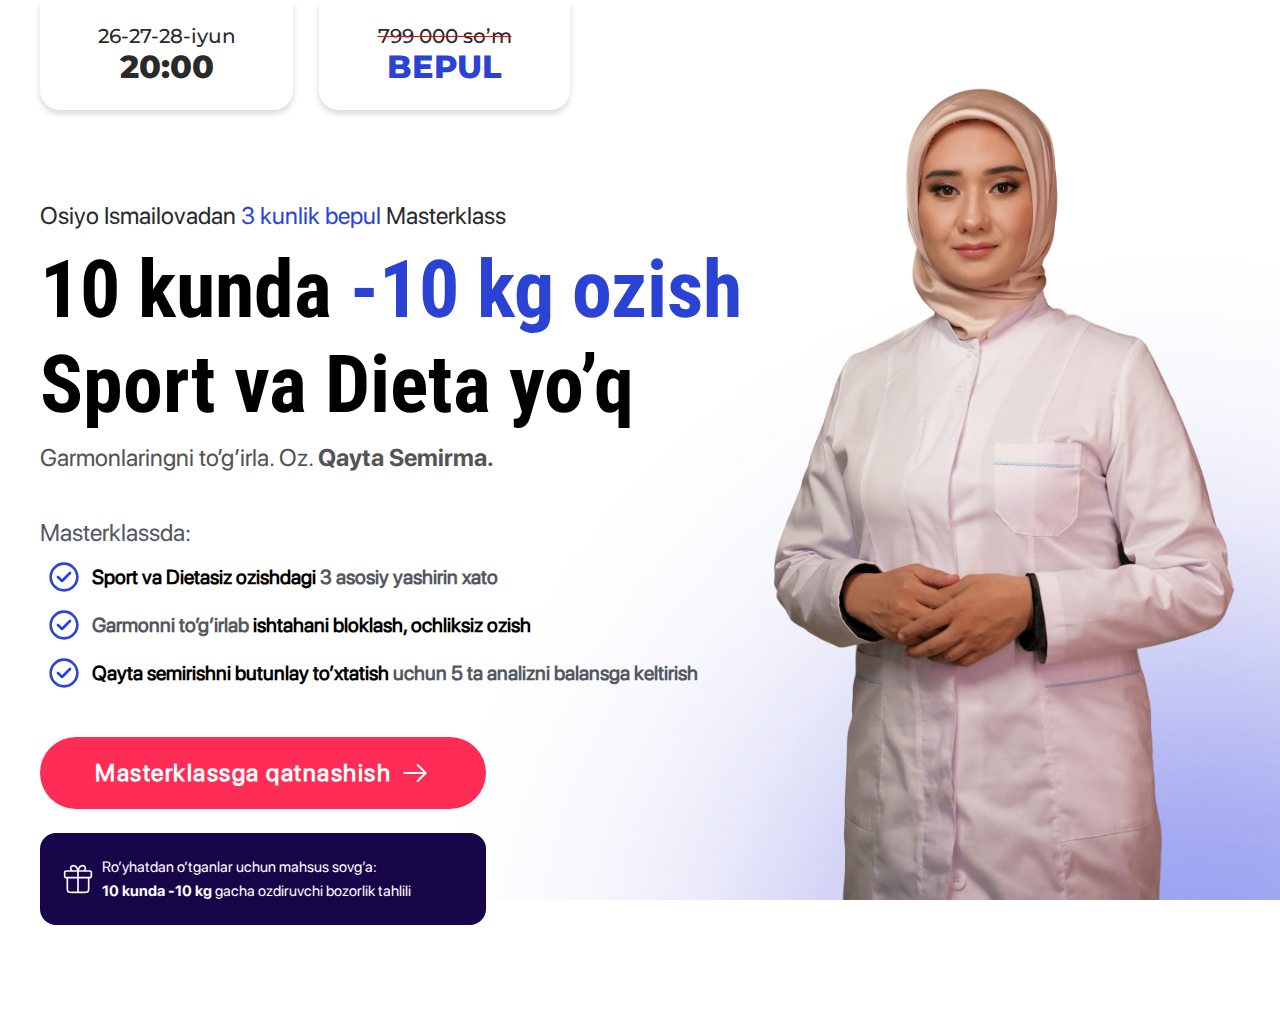
<file: index.html>
<!DOCTYPE html>
<html lang="en">

<head>
    <meta charset="UTF-8">
    <meta name="viewport" content="width=device-width, initial-scale=1.0">
    <title>Document</title>
    <style>
        @font-face {
            font-family: "SF pro bold";
            src: url(./SF-pro-text-fonts/SFPRODISPLAYBOLD.OTF);
        }

        @font-face {
            font-family: "SF pro medium";
            src: url(./SF-pro-text-fonts/SFPRODISPLAYMEDIUM.OTF);
        }

        @font-face {
            font-family: "SF pro regular";
            src: url(./SF-pro-text-fonts/SFPRODISPLAYREGULAR.OTF);
        }
    </style>
    <link rel="stylesheet" href="./css/style.css">
</head>

<body>

    <!-- header-start -->

    <header class="header">
        <div class="header-container container">
            <div class="header-row">
                <div class="header-col">
                    <p class="header-col-text">26-27-28-iyun</p>
                    <p class="header-col-title">20:00</p>
                </div>
                <div class="header-col">
                    <del class="header-col-text">799 000 so’m</del>
                    <p class="header-col-title">BEPUL</p>
                </div>
            </div>
        </div>
    </header>

    <!-- header-end -->

    <!-- hero-start -->

    <section class="hero">
        <div class="hero-container container">
            <div class="hero-main-texts">
                <p class="hero-text hero-text1">Osiyo Ismailovadan <span class="hero-span-blue">3 kunlik bepul</span>
                    Masterklass </p>
                <h1 class="hero-title">10 kunda <span class="hero-span-blue">-10 kg ozish</span>
                    Sport va Dieta yo’q</h1>
                <p class="hero-text">Garmonlaringni to’g’irla. Oz. <span class="hero-text-span-weight">Qayta
                        Semirma.</span></p>
            </div>

            <img src="./img/hero/bg-girl-md.png" alt="" class="hero-bg-img">
            <button type="button" class="hero-join-btn hero-join-btn1">Masterklassga qatnashish <span><svg width="32" height="32"
                        viewBox="0 0 32 32" fill="none" xmlns="http://www.w3.org/2000/svg">
                        <path d="M5.3335 16H26.6668M26.6668 16L18.6668 8M26.6668 16L18.6668 24" stroke="white"
                            stroke-width="2" stroke-linecap="round" stroke-linejoin="round" />
                    </svg>
                </span>
            </button>
            <div class="hero-price">
                <del>799 000 so’m</del>
                <span>BEPUL</span>
            </div>
            <div class="sintez-box sintez-box1">
                <div class="sintez-img">
                    <svg width="32" height="32" viewBox="0 0 32 32" fill="none" xmlns="http://www.w3.org/2000/svg">
                        <path
                            d="M15.9998 8.00002V29.3334M15.9998 8.00002H11.2856C10.5909 8.00002 9.92477 7.71907 9.43361 7.21897C8.94244 6.71887 8.6665 6.0406 8.6665 5.33335C8.6665 4.62611 8.94244 3.94783 9.43361 3.44774C9.92477 2.94764 10.5909 2.66669 11.2856 2.66669C14.9522 2.66669 15.9998 8.00002 15.9998 8.00002ZM15.9998 8.00002H20.7141C21.4087 8.00002 22.0749 7.71907 22.5661 7.21897C23.0572 6.71887 23.3332 6.0406 23.3332 5.33335C23.3332 4.62611 23.0572 3.94783 22.5661 3.44774C22.0749 2.94764 21.4087 2.66669 20.7141 2.66669C17.0475 2.66669 15.9998 8.00002 15.9998 8.00002ZM26.6665 14.6667V25.0667C26.6665 26.5602 26.6665 27.3069 26.3759 27.8773C26.1202 28.3791 25.7122 28.787 25.2105 29.0427C24.64 29.3334 23.8933 29.3334 22.3998 29.3334L9.59984 29.3334C8.10636 29.3334 7.35963 29.3334 6.7892 29.0427C6.28743 28.787 5.87948 28.3791 5.62382 27.8773C5.33317 27.3069 5.33317 26.5602 5.33317 25.0667V14.6667M2.6665 10.1334L2.6665 12.5334C2.6665 13.2801 2.6665 13.6535 2.81183 13.9387C2.93966 14.1896 3.14363 14.3935 3.39452 14.5214C3.67973 14.6667 4.0531 14.6667 4.79984 14.6667L27.1998 14.6667C27.9466 14.6667 28.3199 14.6667 28.6052 14.5214C28.856 14.3935 29.06 14.1896 29.1878 13.9387C29.3332 13.6535 29.3332 13.2801 29.3332 12.5334V10.1334C29.3332 9.38662 29.3332 9.01325 29.1878 8.72803C29.06 8.47715 28.856 8.27318 28.6052 8.14535C28.3199 8.00002 27.9466 8.00002 27.1998 8.00002L4.79984 8.00002C4.0531 8.00002 3.67973 8.00002 3.39452 8.14535C3.14363 8.27318 2.93966 8.47715 2.81183 8.72803C2.6665 9.01325 2.6665 9.38662 2.6665 10.1334Z"
                            stroke="white" stroke-width="1.66667" stroke-linecap="round" stroke-linejoin="round" />
                    </svg>
                </div>
                <p>Ro’yhatdan o’tganlar uchun mahsus sovg’a: <br> <span class="sintez-span">10 kunda -10 kg</span> gacha
                    ozdiruvchi bozorlik tahlili</p>
            </div>
            
            <div class="hero-list-box">
                <p class="hero-text hero-list-text">Masterklassda:</p>
                <ul class="hero-list">
                    <li class="hero-item">
                        <div class="hero-item-img">
                            <svg width="32" height="32" viewBox="0 0 32 32" fill="none"
                                xmlns="http://www.w3.org/2000/svg">
                                <g clip-path="url(#clip0_160_2915)">
                                    <path
                                        d="M9.99984 16L13.9998 20L21.9998 12M29.3332 16C29.3332 23.3638 23.3636 29.3334 15.9998 29.3334C8.63604 29.3334 2.6665 23.3638 2.6665 16C2.6665 8.63622 8.63604 2.66669 15.9998 2.66669C23.3636 2.66669 29.3332 8.63622 29.3332 16Z"
                                        stroke="#2B43D5" stroke-width="2.66667" stroke-linecap="round"
                                        stroke-linejoin="round" />
                                </g>
                                <defs>
                                    <clipPath id="clip0_160_2915">
                                        <path
                                            d="M0 16C0 7.16344 7.16344 0 16 0C24.8366 0 32 7.16344 32 16C32 24.8366 24.8366 32 16 32C7.16344 32 0 24.8366 0 16Z"
                                            fill="white" />
                                    </clipPath>
                                </defs>
                            </svg>
                        </div>
                        <p class="hero-item-text">Sport va Dietasiz ozishdagi<span class="hero-item-span"> 3 asosiy
                                yashirin xato</span></p>
                    </li>
                    <li class="hero-item">
                        <div class="hero-item-img">
                            <svg width="32" height="32" viewBox="0 0 32 32" fill="none"
                                xmlns="http://www.w3.org/2000/svg">
                                <g clip-path="url(#clip0_160_2915)">
                                    <path
                                        d="M9.99984 16L13.9998 20L21.9998 12M29.3332 16C29.3332 23.3638 23.3636 29.3334 15.9998 29.3334C8.63604 29.3334 2.6665 23.3638 2.6665 16C2.6665 8.63622 8.63604 2.66669 15.9998 2.66669C23.3636 2.66669 29.3332 8.63622 29.3332 16Z"
                                        stroke="#2B43D5" stroke-width="2.66667" stroke-linecap="round"
                                        stroke-linejoin="round" />
                                </g>
                                <defs>
                                    <clipPath id="clip0_160_2915">
                                        <path
                                            d="M0 16C0 7.16344 7.16344 0 16 0C24.8366 0 32 7.16344 32 16C32 24.8366 24.8366 32 16 32C7.16344 32 0 24.8366 0 16Z"
                                            fill="white" />
                                    </clipPath>
                                </defs>
                            </svg>
                        </div>
                        <p class="hero-item-text"><span class="hero-item-span">Garmonni to’g’irlab </span>ishtahani
                            bloklash,
                            ochliksiz ozish</p>
                    </li>
                    <li class="hero-item">
                        <div class="hero-item-img">
                            <svg width="32" height="32" viewBox="0 0 32 32" fill="none"
                                xmlns="http://www.w3.org/2000/svg">
                                <g clip-path="url(#clip0_160_2915)">
                                    <path
                                        d="M9.99984 16L13.9998 20L21.9998 12M29.3332 16C29.3332 23.3638 23.3636 29.3334 15.9998 29.3334C8.63604 29.3334 2.6665 23.3638 2.6665 16C2.6665 8.63622 8.63604 2.66669 15.9998 2.66669C23.3636 2.66669 29.3332 8.63622 29.3332 16Z"
                                        stroke="#2B43D5" stroke-width="2.66667" stroke-linecap="round"
                                        stroke-linejoin="round" />
                                </g>
                                <defs>
                                    <clipPath id="clip0_160_2915">
                                        <path
                                            d="M0 16C0 7.16344 7.16344 0 16 0C24.8366 0 32 7.16344 32 16C32 24.8366 24.8366 32 16 32C7.16344 32 0 24.8366 0 16Z"
                                            fill="white" />
                                    </clipPath>
                                </defs>
                            </svg>
                        </div>
                        <p class="hero-item-text">Qayta semirishni butunlay
                            to’xtatish <span class="hero-item-span">uchun 5 ta analizni balansga keltirish</span></p>
                    </li>
                </ul>
            </div>
            <button type="button" class="hero-join-btn js-join-btn">Masterklassga qatnashish <span><svg width="32" height="32"
                        viewBox="0 0 32 32" fill="none" xmlns="http://www.w3.org/2000/svg">
                        <path d="M5.3335 16H26.6668M26.6668 16L18.6668 8M26.6668 16L18.6668 24" stroke="white"
                            stroke-width="2" stroke-linecap="round" stroke-linejoin="round" />
                    </svg>
                </span>
            </button>
            <div class="sintez-box">
                <div class="sintez-img">
                    <svg width="32" height="32" viewBox="0 0 32 32" fill="none" xmlns="http://www.w3.org/2000/svg">
                        <path
                            d="M15.9998 8.00002V29.3334M15.9998 8.00002H11.2856C10.5909 8.00002 9.92477 7.71907 9.43361 7.21897C8.94244 6.71887 8.6665 6.0406 8.6665 5.33335C8.6665 4.62611 8.94244 3.94783 9.43361 3.44774C9.92477 2.94764 10.5909 2.66669 11.2856 2.66669C14.9522 2.66669 15.9998 8.00002 15.9998 8.00002ZM15.9998 8.00002H20.7141C21.4087 8.00002 22.0749 7.71907 22.5661 7.21897C23.0572 6.71887 23.3332 6.0406 23.3332 5.33335C23.3332 4.62611 23.0572 3.94783 22.5661 3.44774C22.0749 2.94764 21.4087 2.66669 20.7141 2.66669C17.0475 2.66669 15.9998 8.00002 15.9998 8.00002ZM26.6665 14.6667V25.0667C26.6665 26.5602 26.6665 27.3069 26.3759 27.8773C26.1202 28.3791 25.7122 28.787 25.2105 29.0427C24.64 29.3334 23.8933 29.3334 22.3998 29.3334L9.59984 29.3334C8.10636 29.3334 7.35963 29.3334 6.7892 29.0427C6.28743 28.787 5.87948 28.3791 5.62382 27.8773C5.33317 27.3069 5.33317 26.5602 5.33317 25.0667V14.6667M2.6665 10.1334L2.6665 12.5334C2.6665 13.2801 2.6665 13.6535 2.81183 13.9387C2.93966 14.1896 3.14363 14.3935 3.39452 14.5214C3.67973 14.6667 4.0531 14.6667 4.79984 14.6667L27.1998 14.6667C27.9466 14.6667 28.3199 14.6667 28.6052 14.5214C28.856 14.3935 29.06 14.1896 29.1878 13.9387C29.3332 13.6535 29.3332 13.2801 29.3332 12.5334V10.1334C29.3332 9.38662 29.3332 9.01325 29.1878 8.72803C29.06 8.47715 28.856 8.27318 28.6052 8.14535C28.3199 8.00002 27.9466 8.00002 27.1998 8.00002L4.79984 8.00002C4.0531 8.00002 3.67973 8.00002 3.39452 8.14535C3.14363 8.27318 2.93966 8.47715 2.81183 8.72803C2.6665 9.01325 2.6665 9.38662 2.6665 10.1334Z"
                            stroke="white" stroke-width="1.66667" stroke-linecap="round" stroke-linejoin="round" />
                    </svg>
                </div>
                <p>Ro’yhatdan o’tganlar uchun mahsus sovg’a: <br> <span class="sintez-span">10 kunda -10 kg</span> gacha
                    ozdiruvchi bozorlik tahlili</p>
            </div>
        </div>
    </section>

    <div class="join">
        <div class="overlay"></div>
        <div class="modal">
            <span class="modal-exit">
                <svg width="44" height="44" viewBox="0 0 44 44" fill="none" xmlns="http://www.w3.org/2000/svg">
                    <path d="M28 16L16 28M16 16L28 28" stroke="#A4A7AE" stroke-width="2" stroke-linecap="round"
                        stroke-linejoin="round" />
                </svg>
            </span>
            <span class="modal-prize-img">
                <svg width="48" height="48" viewBox="0 0 52 52" fill="none" xmlns="http://www.w3.org/2000/svg">
                    <g filter="url(#filter0_dii_242_321)">
                        <path
                            d="M2 11C2 5.47715 6.47715 1 12 1H40C45.5229 1 50 5.47715 50 11V39C50 44.5229 45.5228 49 40 49H12C6.47715 49 2 44.5228 2 39V11Z"
                            fill="white" />
                        <path
                            d="M12 1.5H40C45.2467 1.5 49.5 5.75329 49.5 11V39C49.5 44.2467 45.2467 48.5 40 48.5H12C6.7533 48.5 2.5 44.2467 2.5 39V11C2.5 5.7533 6.75329 1.5 12 1.5Z"
                            stroke="#D5D7DA" />
                        <path
                            d="M26 19V35M26 19H22.4643C21.9433 19 21.4437 18.7893 21.0753 18.4142C20.707 18.0391 20.5 17.5304 20.5 17C20.5 16.4696 20.707 15.9609 21.0753 15.5858C21.4437 15.2107 21.9433 15 22.4643 15C25.2143 15 26 19 26 19ZM26 19H29.5357C30.0567 19 30.5563 18.7893 30.9247 18.4142C31.293 18.0391 31.5 17.5304 31.5 17C31.5 16.4696 31.293 15.9609 30.9247 15.5858C30.5563 15.2107 30.0567 15 29.5357 15C26.7857 15 26 19 26 19ZM34 24V31.8C34 32.9201 34 33.4802 33.782 33.908C33.5903 34.2843 33.2843 34.5903 32.908 34.782C32.4802 35 31.9201 35 30.8 35L21.2 35C20.0799 35 19.5198 35 19.092 34.782C18.7157 34.5903 18.4097 34.2843 18.218 33.908C18 33.4802 18 32.9201 18 31.8V24M16 20.6L16 22.4C16 22.9601 16 23.2401 16.109 23.454C16.2049 23.6422 16.3578 23.7951 16.546 23.891C16.7599 24 17.0399 24 17.6 24L34.4 24C34.9601 24 35.2401 24 35.454 23.891C35.6422 23.7951 35.7951 23.6422 35.891 23.454C36 23.2401 36 22.9601 36 22.4V20.6C36 20.0399 36 19.7599 35.891 19.546C35.7951 19.3578 35.6422 19.2049 35.454 19.109C35.2401 19 34.9601 19 34.4 19L17.6 19C17.0399 19 16.7599 19 16.546 19.109C16.3578 19.2049 16.2049 19.3578 16.109 19.546C16 19.7599 16 20.0399 16 20.6Z"
                            stroke="#414651" stroke-width="2" stroke-linecap="round" stroke-linejoin="round" />
                    </g>
                    <defs>
                        <filter id="filter0_dii_242_321" x="0" y="0" width="52" height="52" filterUnits="userSpaceOnUse"
                            color-interpolation-filters="sRGB">
                            <feFlood flood-opacity="0" result="BackgroundImageFix" />
                            <feColorMatrix in="SourceAlpha" type="matrix" values="0 0 0 0 0 0 0 0 0 0 0 0 0 0 0 0 0 0 127 0"
                                result="hardAlpha" />
                            <feOffset dy="1" />
                            <feGaussianBlur stdDeviation="1" />
                            <feColorMatrix type="matrix"
                                values="0 0 0 0 0.0392157 0 0 0 0 0.0496732 0 0 0 0 0.0705882 0 0 0 0.05 0" />
                            <feBlend mode="normal" in2="BackgroundImageFix" result="effect1_dropShadow_242_321" />
                            <feBlend mode="normal" in="SourceGraphic" in2="effect1_dropShadow_242_321" result="shape" />
                            <feColorMatrix in="SourceAlpha" type="matrix" values="0 0 0 0 0 0 0 0 0 0 0 0 0 0 0 0 0 0 127 0"
                                result="hardAlpha" />
                            <feOffset dy="-2" />
                            <feComposite in2="hardAlpha" operator="arithmetic" k2="-1" k3="1" />
                            <feColorMatrix type="matrix"
                                values="0 0 0 0 0.0392157 0 0 0 0 0.0496732 0 0 0 0 0.0705882 0 0 0 0.05 0" />
                            <feBlend mode="normal" in2="shape" result="effect2_innerShadow_242_321" />
                            <feColorMatrix in="SourceAlpha" type="matrix" values="0 0 0 0 0 0 0 0 0 0 0 0 0 0 0 0 0 0 127 0"
                                result="hardAlpha" />
                            <feMorphology radius="1" operator="erode" in="SourceAlpha"
                                result="effect3_innerShadow_242_321" />
                            <feOffset />
                            <feComposite in2="hardAlpha" operator="arithmetic" k2="-1" k3="1" />
                            <feColorMatrix type="matrix"
                                values="0 0 0 0 0.0392157 0 0 0 0 0.0496732 0 0 0 0 0.0705882 0 0 0 0.18 0" />
                            <feBlend mode="normal" in2="effect2_innerShadow_242_321" result="effect3_innerShadow_242_321" />
                        </filter>
                    </defs>
                </svg>
            </span>
            <h2 class="modal-title">Bepul onlayn masterklasga ro’yxatdan o’ting</h2>
            <p class="modal-text">Ro’yxatdan o’tish uchun ma’lumotlaringizni to’ldiring va bonusga ega bo’ling</p>
            <form action="./succsess.html" class="modal-form">
                <div class="form-box">
                    <label for="name">Ismingiz</label>
                    <div class="inp-box">
                        <span>
                            <svg width="20" height="20" viewBox="0 0 20 20" fill="none" xmlns="http://www.w3.org/2000/svg">
                                <path
                                    d="M16.6668 17.5C16.6668 16.337 16.6668 15.7555 16.5233 15.2824C16.2001 14.217 15.3664 13.3834 14.3011 13.0602C13.828 12.9167 13.2465 12.9167 12.0835 12.9167H7.91683C6.75386 12.9167 6.17237 12.9167 5.69921 13.0602C4.63388 13.3834 3.8002 14.217 3.47703 15.2824C3.3335 15.7555 3.3335 16.337 3.3335 17.5M13.7502 6.25C13.7502 8.32107 12.0712 10 10.0002 10C7.92909 10 6.25016 8.32107 6.25016 6.25C6.25016 4.17893 7.92909 2.5 10.0002 2.5C12.0712 2.5 13.7502 4.17893 13.7502 6.25Z"
                                    stroke="#A4A7AE" stroke-width="1.66667" stroke-linecap="round"
                                    stroke-linejoin="round" />
                            </svg>
                        </span>
                        <input type="text" id="name" required>
                    </div>
                </div>
                <div class="form-box">
                    <label for="tel">Telefon raqam</label>
                    <div class="inp-box">
                        <span>
                            <svg width="20" height="20" viewBox="0 0 20 20" fill="none" xmlns="http://www.w3.org/2000/svg">
                                <g clip-path="url(#clip0_242_353)">
                                    <path
                                        d="M11.7079 4.99996C12.5218 5.15876 13.2699 5.55684 13.8563 6.14324C14.4427 6.72964 14.8407 7.47768 14.9996 8.29163M11.7079 1.66663C13.399 1.85449 14.9759 2.61177 16.1798 3.81413C17.3836 5.01649 18.1429 6.59247 18.3329 8.28329M8.52204 11.5525C7.52072 10.5512 6.73007 9.419 6.15007 8.21098C6.10018 8.10708 6.07523 8.05512 6.05607 7.98938C5.98797 7.75575 6.03689 7.46887 6.17856 7.27101C6.21843 7.21533 6.26606 7.1677 6.36132 7.07244C6.65266 6.7811 6.79833 6.63544 6.89356 6.48895C7.25273 5.93654 7.25273 5.22439 6.89356 4.67199C6.79833 4.5255 6.65266 4.37984 6.36132 4.0885L6.19893 3.92611C5.75606 3.48324 5.53462 3.2618 5.29681 3.14151C4.82384 2.90229 4.26529 2.90229 3.79232 3.14152C3.5545 3.2618 3.33307 3.48324 2.8902 3.92611L2.75883 4.05747C2.31748 4.49882 2.09681 4.7195 1.92827 5.01952C1.74125 5.35244 1.60678 5.86952 1.60792 6.25137C1.60894 6.59549 1.67569 6.83068 1.8092 7.30105C2.52668 9.82888 3.8804 12.2142 5.87039 14.2042C7.86037 16.1942 10.2457 17.5479 12.7735 18.2654C13.2439 18.3989 13.4791 18.4656 13.8232 18.4666C14.205 18.4678 14.7221 18.3333 15.055 18.1463C15.3551 17.9777 15.5757 17.7571 16.0171 17.3157L16.1484 17.1844C16.5913 16.7415 16.8128 16.5201 16.933 16.2822C17.1723 15.8093 17.1723 15.2507 16.933 14.7777C16.8128 14.5399 16.5913 14.3185 16.1484 13.8756L15.9861 13.7132C15.6947 13.4219 15.549 13.2762 15.4026 13.181C14.8502 12.8218 14.138 12.8218 13.5856 13.181C13.4391 13.2762 13.2934 13.4219 13.0021 13.7132C12.9069 13.8085 12.8592 13.8561 12.8035 13.896C12.6057 14.0377 12.3188 14.0866 12.0852 14.0185C12.0194 13.9993 11.9675 13.9744 11.8636 13.9245C10.6556 13.3445 9.52335 12.5538 8.52204 11.5525Z"
                                        stroke="#A4A7AE" stroke-width="1.66667" stroke-linecap="round"
                                        stroke-linejoin="round" />
                                </g>
                                <defs>
                                    <clipPath id="clip0_242_353">
                                        <rect width="20" height="20" fill="white" />
                                    </clipPath>
                                </defs>
                            </svg>
                        </span>
                        <input type="tel" id="tel" placeholder="+998 ___ __ __" required>
                    </div>
                    <button class="form-submit">Ro’yxatdan o’tish</button>
                </div>
            </form>
        </div>
    </div>

    <script src="./app.js"></script>

</body>

</html>
</file>
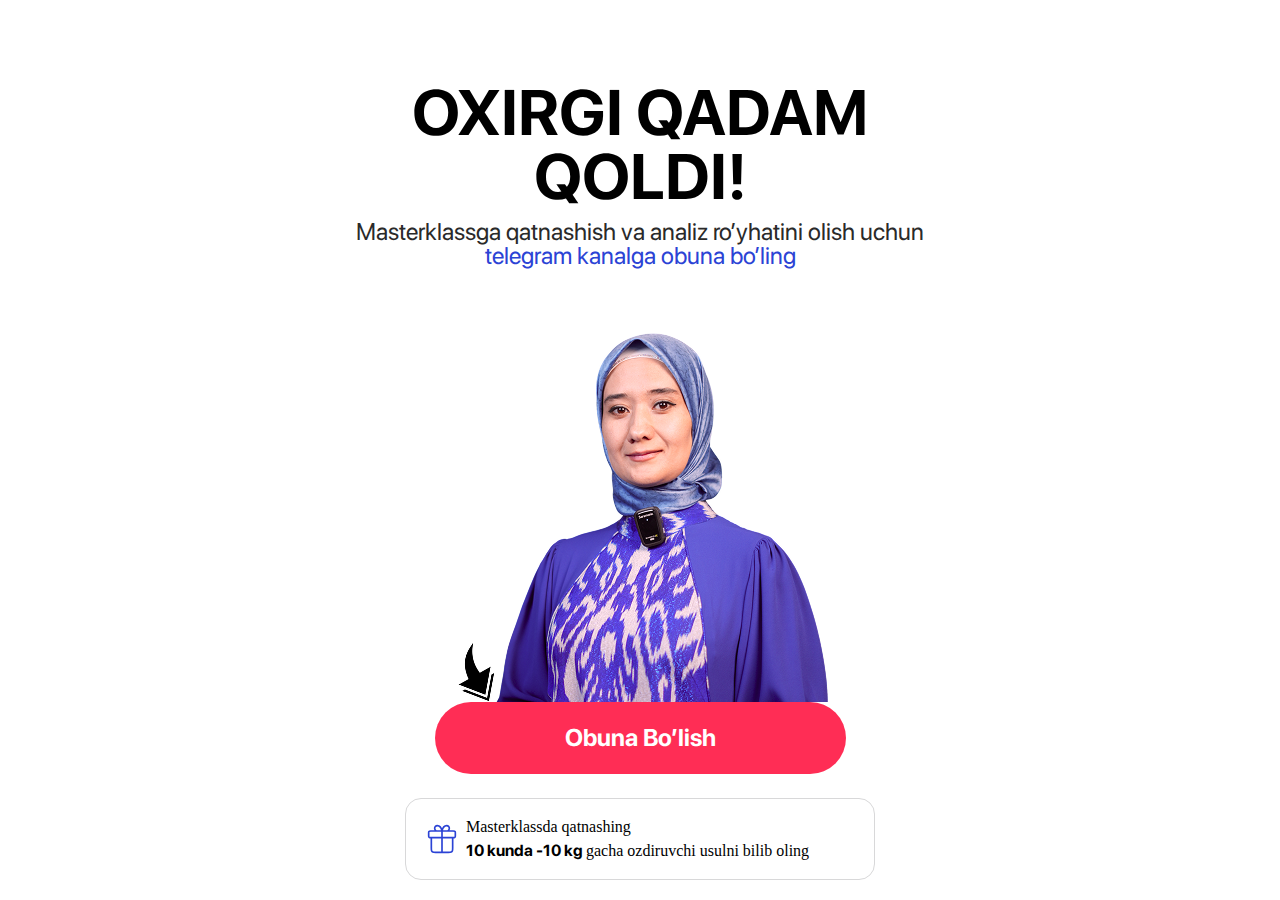
<file: succsess.html>
<!DOCTYPE html>
<html lang="en">

<head>
    <meta charset="UTF-8">
    <meta name="viewport" content="width=device-width, initial-scale=1.0">
    <title>Document</title>
    <style>
        @font-face {
            font-family: "SF pro bold";
            src: url(./SF-pro-text-fonts/SFPRODISPLAYBOLD.OTF);
        }

        @font-face {
            font-family: "SF pro medium";
            src: url(./SF-pro-text-fonts/SFPRODISPLAYMEDIUM.OTF);
        }

        @font-face {
            font-family: "SF pro regular";
            src: url(./SF-pro-text-fonts/SFPRODISPLAYREGULAR.OTF);
        }
    </style>
    <link rel="stylesheet" href="./css/main.css">
</head>

<body>

    <section class="success">
        <div class="success-container">
            <h1 class="success-title">oxirgi qadam <br>
                qoldi!</h1>
            <p class="success-text">Masterklassga qatnashish va analiz ro’yhatini olish uchun <br> <span
                    class="success-span-blue">telegram kanalga obuna bo’ling</span></p>
            <img src="./img/success/girl-mini-strike.png" alt="" class="girl-strike-img">
            <button class="success-follow">Obuna Bo’lish</button>
            <div class="success-box">
                <div class="success-img">
                    <svg width="32" height="32" viewBox="0 0 32 32" fill="none" xmlns="http://www.w3.org/2000/svg">
                        <path
                            d="M15.9998 8.00008V29.3334M15.9998 8.00008H11.2856C10.5909 8.00008 9.92477 7.71913 9.43361 7.21903C8.94244 6.71894 8.6665 6.04066 8.6665 5.33341C8.6665 4.62617 8.94244 3.94789 9.43361 3.4478C9.92477 2.9477 10.5909 2.66675 11.2856 2.66675C14.9522 2.66675 15.9998 8.00008 15.9998 8.00008ZM15.9998 8.00008H20.7141C21.4087 8.00008 22.0749 7.71913 22.5661 7.21903C23.0572 6.71894 23.3332 6.04066 23.3332 5.33341C23.3332 4.62617 23.0572 3.94789 22.5661 3.4478C22.0749 2.9477 21.4087 2.66675 20.7141 2.66675C17.0475 2.66675 15.9998 8.00008 15.9998 8.00008ZM26.6665 14.6667V25.0667C26.6665 26.5602 26.6665 27.307 26.3759 27.8774C26.1202 28.3792 25.7122 28.7871 25.2105 29.0428C24.64 29.3334 23.8933 29.3334 22.3998 29.3334L9.59984 29.3334C8.10636 29.3334 7.35963 29.3334 6.7892 29.0428C6.28743 28.7871 5.87948 28.3792 5.62382 27.8774C5.33317 27.307 5.33317 26.5602 5.33317 25.0667V14.6667M2.6665 10.1334L2.6665 12.5334C2.6665 13.2802 2.6665 13.6535 2.81183 13.9387C2.93966 14.1896 3.14363 14.3936 3.39452 14.5214C3.67973 14.6667 4.0531 14.6667 4.79984 14.6667L27.1998 14.6667C27.9466 14.6667 28.3199 14.6667 28.6052 14.5214C28.856 14.3936 29.06 14.1896 29.1878 13.9387C29.3332 13.6535 29.3332 13.2802 29.3332 12.5334V10.1334C29.3332 9.38668 29.3332 9.01331 29.1878 8.72809C29.06 8.47721 28.856 8.27324 28.6052 8.14541C28.3199 8.00008 27.9466 8.00008 27.1998 8.00008L4.79984 8.00008C4.0531 8.00008 3.67973 8.00008 3.39452 8.14541C3.14363 8.27324 2.93966 8.47721 2.81183 8.72809C2.6665 9.01331 2.6665 9.38668 2.6665 10.1334Z"
                            stroke="#2B43D5" stroke-width="1.66667" stroke-linecap="round" stroke-linejoin="round" />
                    </svg>
                </div>
                <p class="success-box-text">Masterklassda qatnashing <br> <span class="success-span">10 kunda -10 kg</span>
                    gacha ozdiruvchi usulni bilib oling</p>
            </div>
        </div>
    </section>



    <script src="./app.js"></script>

</body>

</html>
</file>
<file: css/style.css>
/* Montserrat FONT */
@import url('https://fonts.googleapis.com/css2?family=Montserrat:ital,wght@0,100..900;1,100..900&display=swap');

/* roboto-condenced FONT */
@import url('https://fonts.googleapis.com/css2?family=Montserrat:ital,wght@0,100..900;1,100..900&family=Roboto+Condensed:ital,wght@0,100..900;1,100..900&display=swap');



* {
    margin: 0;
    padding: 0;
    box-sizing: border-box;
}


body {
    height: 100vh;
    background-image: url(../img/hero/bg-girl.png);
    background-repeat: no-repeat;
    background-size: contain;
    background-position: right center;
}

@media (max-width:960px) {
    body {
        background-image: none;
    }
}

.container {
    max-width: 1232px;
    padding-left: 16px;
    padding-right: 16px;
    margin-right: auto;
    margin-left: auto;
}

.header {
    padding-top: 0;
    padding-bottom: 46px;
}

.header-container {
    text-align: left;
}

.header-row {
    max-width: 530px;
    display: flex;
    align-items: start;
    justify-content: space-between;
}

.header-col {
    background-color: #fff;
    padding: 24px 57.5px;
    text-align: center;
    border-radius: 4px 4px 20px 20px;
    box-shadow: 0px 4px 6.6px 0px #00000026;
}

.header-col:last-child {
    padding: 24px 58.5px;
}

.header-col-text {
    width: 138px;
    font-family: "Montserrat", sans-serif;
    text-wrap: nowrap;
    font-weight: 500;
    font-size: 20px;
    line-height: 1.2;
    letter-spacing: 0%;
    text-align: center;
    margin-bottom: 0px;
    color: #2A2A2A;
}

.header-col-title {
    font-family: "Montserrat", sans-serif;
    font-weight: 800;
    font-size: 32px;
    line-height: 1.2;
    letter-spacing: 0%;
    text-align: center;
    color: #2A2A2A;
}

.header-col:last-child .header-col-text {
    text-decoration: line-through red 1px;
}

.header-col:last-child .header-col-title {
    color: #2B43D5;
}

@media (max-width:1200px) {
    .container {
        max-width: 1200px;
    }

    .header-container {
        text-align: center;
    }


    .header-row {
        max-width: 448px;
    }

    .header-col {
        padding: 18px 40px;
    }
    .header-col:last-child {
        padding: 18px 40px;
    }

    .header-col-text {
        font-size: 18px;
        line-height: 1.2;
    }

    .header-col-title {
        font-size: 28px;
        line-height: 1.2;
    }
}

@media (max-width:960px) {
    .header {
        padding-bottom: 31px;
    }

    .header-container {
        padding-left: 0;
        padding-right: 0;
        max-width: 960px;
    }

    .header-row {
        max-width: 100%;
        width: 100%;
    }

    .header-col:last-child {
        display: none;
    }

    .header-col {
        width: 100%;
        display: flex;
        align-items: center;
        justify-content: space-between;
    }

    .header-col-text {
        font-family: "Montserrat", sans-serif;
        font-weight: 600;
        font-size: 18px;
        line-height: 100%;
        letter-spacing: 0%;
        text-align: center;
    }

    .header-col-title {
        font-family: "Montserrat", sans-serif;
        font-weight: 600;
        font-size: 20px;
        line-height: 100%;
        letter-spacing: 0%;
        text-align: center;
        color: #2B43D5;
    }
}

/* header-end */

/* hero-start */

.hero {
    padding-top: 46px;
    padding-bottom: 98px;
}

.hero-container {}

.hero-main-texts {
    max-width: 713px;
    width: 100%;
    display: flex;
    flex-direction: column;
    gap: 12px;
    margin-bottom: 48px;
}

.hero-text:first-child {
    color: #2A2A2A;
}

.hero-text {
    font-family: "SF pro regular", sans-serif;
    font-weight: 400;
    font-size: 24px;
    line-height: 1.2;
    letter-spacing: 0%;
    color: #545355;
}

.hero-span-blue {
    color: #2B43D5;
}

.hero-title {
    font-family: "Roboto Condensed", sans-serif;
    font-weight: 700;
    font-size: 80px;
    line-height: 1.18;
    letter-spacing: 0%;

}

.hero-text.hero-list-text {
    font-family: "SF Pro regular", sans-serif;
    font-weight: 400;
    font-size: 24px;
    line-height: 100%;
    letter-spacing: 0%;
    margin-bottom: 16px;
    color: #535862;
}

.hero-text-span-weight {
    font-family: "SF pro bold", sans-serif;
    font-weight: 700px;
}

.hero-list-box {
    max-width: 713px;
    width: 100%;
    margin-bottom: 48px;
}

.hero-list {
    list-style: none;
    display: flex;
    flex-direction: column;
    gap: 16px;
}

.hero-item {
    padding-left: 8px;
    display: flex;
    align-items: center;
    gap: 12px;
}

.hero-item-img {
    display: flex;
}

.hero-item-text {
    font-family: "SF pro regular", sans-serif;
    font-weight: 600;
    font-size: 20px;
    line-height: 1.2;
    letter-spacing: 100%;
    color: #000000;
}

.hero-item-span {
    font-family: "SF pro regular";
    font-weight: 400px;
    color: #535862;
}

.hero-join-btn {
    cursor: pointer;
    font-family: "SF pro regular", sans-serif;
    font-weight: 600;
    font-size: 24px;
    line-height: 24px;
    letter-spacing: 0%;
    display: flex;
    align-items: center;
    border-radius: 76px;
    padding: 18px 53px;
    gap: 8px;
    background-color: #FF2D55;
    letter-spacing: 1.5px;
    color: #FFFFFF;
    border: 2px solid;
    border-image-source: linear-gradient(180deg, rgba(255, 255, 255, 0.12) 0%, rgba(255, 255, 255, 0) 100%);
    box-shadow: 0px 1px 2px 0px var(--ColorsEffectsShadowsshadow-xs);
    box-shadow: 0px -2px 0px 0px var(--ColorsEffectsShadowsshadow-skeumorphic-inner) inset;
    box-shadow: 0px 0px 0px 1px var(--ColorsEffectsShadowsshadow-skeumorphic-inner-border) inset;
    margin-bottom: 24px;
}

.hero-join-btn span {
    display: flex;
}

.sintez-box {

    display: flex;
    align-items: center;
    gap: 8px;

    max-width: 446px;
    padding: 20px;
    border-radius: 16px;
    gap: 8px;
    border-radius: 16px;
    border-width: 2px;
    background-color: #17054A;
    color: #fff;
    border: 2px solid;

    border-image-source: linear-gradient(180deg, rgba(255, 255, 255, 0.12) 0%, rgba(255, 255, 255, 0) 100%);

    box-shadow: 0px 1px 2px 0px var(--ColorsEffectsShadowsshadow-xs);

    box-shadow: 0px -2px 0px 0px var(--ColorsEffectsShadowsshadow-skeumorphic-inner) inset;

    box-shadow: 0px 0px 0px 1px var(--ColorsEffectsShadowsshadow-skeumorphic-inner-border) inset;
}

.sintez-img {
    display: flex;
}

.sintez-box p {
    font-family: "SF pro regular", sans-serif;
    font-weight: 400;
    font-size: 15px;
    line-height: 24px;
    letter-spacing: 0%;
}

.sintez-span {
    font-weight: 700px;
    font-family: "SF pro bold";
}

.hero-price {
    display: none;
}

.hero-bg-img {
    display: none;
    max-width: 303px;
    margin-left: auto;
    margin-right: auto;
}

.hero-join-btn1 {
    display: none;
}

.sintez-box1 {
    display: none;
}

@media (max-width:1200px) {
    .hero-text {
        font-size: 20px;
        line-height: 1.2;
    }

    .hero-title {
        font-size: 65px;
    }

    .hero-list-box {
        margin-bottom: 45px;
    }

    .hero-text.hero-list-text {
        font-size: 20px;
        line-height: 1.2;
        margin-bottom: 12px;
    }

    .hero-text {
        font-size: 16px;
        line-height: 1.2;
    }

    .hero-item {
        gap: 8px;
    }

    .hero-item-img {
        max-width: 27px;
    }

    .hero-join-btn {
        padding: 18px 33px;
        font-family: "SF pro regular", sans-serif;
        font-weight: 400;
        font-size: 20px;
    }

    .hero-join-btn span {
        display: flex;
        align-items: center;
    }
}

@media (max-width:960px) {
    .hero-join-btn span {
        max-width: 24px;
    }

    .hero-bg-img {
        display: flex;
    }

    .hero-join-btn1 {
        display: flex;
        margin-bottom: 24px;
    }

    .sintez-box1 {
        display: flex;
        margin-bottom: 24px;
    }

    .sintez-box {
        margin-right: auto;
        margin-left: auto;
    }

    .hero-price {
        display: block;
    }

    .hero-container {
        max-width: 632px;
        justify-content: center;
        align-items: center;
    }

    .hero-list-box {
        max-width: 600px;
        margin-right: auto;
        margin-left: auto;
    }

    .hero-main-texts {
        max-width: 600px;
        margin-right: auto;
        margin-left: auto;
    }

    .hero-join-btn {
        padding: 12px 51px;
        margin-right: auto;
        margin-left: auto;
        text-wrap: nowrap;
    }

    .hero-price {
        max-width: 360px;
        margin-bottom: 24px;
        width: 100%;
        display: flex;
        align-items: center;
        justify-content: center;
        gap: 10px;
        margin-right: auto;
        margin-left: auto;
    }

    .hero-price del {
        text-decoration: line-through red 1px;
        font-family: "Montserrat", sans-serif;
        font-weight: 500;
        font-size: 20px;
        line-height: 100%;
        letter-spacing: 0%;
        text-align: center;

    }

    .hero-price span {
        font-family: "SF pro bold", sans-serif;
        font-weight: 700;
        font-size: 18px;
        line-height: 100%;
        letter-spacing: 0%;
        text-align: center;
        color: #2B43D5;
    }
}

@media (max-width:760px) {
    .hero-text {
        font-size: 16px;
    }

    .hero-title {
        font-size: 50px;
        max-width: 450px;
    }

    .hero-text.hero-list-text {
        font-size: 16px;
        margin-bottom: 6px;
    }

    .hero-list {
        gap: 8px;
    }

    .hero-item-text {
        font-size: 16px;
        line-height: 1.2;
    }

    .hero-list-box {
        margin-bottom: 35px;
    }


    .sintez-box {
        padding: 15px;
        max-width: 400px;
        gap: 4px;
    }

    .sintez-img {
        max-width: 27px;
    }

    .sintez-text {
        font-size: 18px;
        line-height: 1.2;
    }
}

@media (max-width:500px) {
    .hero-text.hero-text1 {
        color: #2B43D5;
        text-align: center;
    }

    .hero-title {
        font-size: 40px;
        text-align: center;
    }

    .hero-text {
        text-align: center;
    }

    .hero-text.hero-list-text {
        text-align: left;
        margin-bottom: 16px;
    }

    .hero-list {
        gap: 16px;
    }

    .hero-item-text {
        line-height: 24px;
        letter-spacing: 1px;
    }

    .hero-main-texts {
        gap: 8px;
        margin-bottom: 30px;
    }

    .hero-join-btn span {
        max-width: 27px;
    }

    .sintez-box {
        padding: 12px;
        gap: 8px;
    }

    .sintez-box p {
        font-size: 12px;
        line-height: 24px;
        font-weight: 400px;
        letter-spacing: 0.75px;
    }
}

@media (max-width:440px) {
    .hero-join-btn {
        padding: 10px 30px;
    }
}

@media (max-width:400px) {
    .hero-text {
        font-size: 16px;
    }

    .hero-title {
        font-size: 35px;
    }

    .hero-bg-img {
        max-width: 270px;
    }

    .hero-join-btn {
        font-size: 16px;
    }

    .hero-join-btn1 {
        margin-bottom: 8px;
    }

    .hero-price {
        margin-bottom: 8px;
    }

    .hero-price del {
        font-size: 18px;
    }

    .hero-price span {
        font-size: 16px;
    }

    .sintez-box {
        padding: 8px;
    }

    .sintez-box p {
        font-size: 11px;
    }
}

@media (max-width:360px) {
    .hero-text {
        font-size: 14px;
    }

    .hero-title {
        font-size: 30px;
    }

    .hero-bg-img {
        max-width: 200px;
    }

    .hero-join-btn {
        font-size: 14px;
        padding: 8px 30px;
    }

    .hero-price del {
        font-size: 16px;
    }

    .sintez-box {
        padding: 4px;
    }

    .hero-item-img {
        max-width: 20px;
    }

    .hero-item-text {
        font-size: 13px;
        letter-spacing: 0.75px;
    }
}

.join{
    display: none;
}

.overlay {
    position: absolute;
    top: 0;
    left: 0;
    height: 200vh;
    width: 100%;
    background-color: rgba(10, 13, 18, 0.6);
    backdrop-filter: blur(16px);
    -webkit-backdrop-filter: blur(16px);
    border-radius: 6px;
    padding: 16px;
}

.modal {
    max-width: 400px;
    position: absolute;
    top: 50%;
    left: 50%;
    transform: translate(-50%, -50%);
    background-color: #fff;
    padding: 24px;
    border-radius: 16px;
    box-shadow: 0px 3px 3px -1.5px #0A0D120A;
    box-shadow: 0px 8px 8px -4px #0A0D1208;
    box-shadow: 0px 20px 24px -4px #0A0D1214;
}

.modal-prize-img{
    display: inline-block;
    width: 100%;
    max-width: 48px;
    margin-right: auto;
    margin-bottom: 16px;
}

.modal-title {
    font-family: sans-serif;
    font-weight: 600;
    font-size: 16px;
    line-height: 24px;
    letter-spacing: 0%;
    margin-bottom: 2px;
}

.modal-text {
    font-family: sans-serif;
    font-weight: 400;
    font-size: 14px;
    line-height: 20px;
    letter-spacing: 0%;
    margin-bottom: 20px;
    color: #535862;
}

.modal-form {
    display: flex;
    gap: 12px;
    align-items: start;
    flex-direction: column;
}

.form-box {
    width: 100%;
    display: flex;
    flex-direction: column;
    gap: 8px;
}

.inp-box {
    width: 100%;
    display: flex;
    align-items: center;
    gap: 6px;
    border-radius: 8px;
    padding: 10px 14px;
    border: 1px solid var(--Colors-Border-border-primary, #D5D7DA);
    margin-bottom: 32px;
}

.inp-box label {
    font-family: 'Montserrat', sans-serif;
    font-weight: 500;
    font-size: 14px;
    line-height: 20px;
    letter-spacing: 0px;
}

.inp-box input {
    width: 100%;
    font-family: 'Arial', sans-serif;
    font-weight: 400;
    font-size: 16px;
    line-height: 24px;
    letter-spacing: 0px;
    outline: none;
    border: none;
}

.inp-box span {
    width: 20px;
    display: flex;
    margin-bottom: 0px;
    padding: 0px;
}
.inp-box span svg{
    display: flex;
}

.modal-exit {
    cursor: pointer;
    position: absolute;
    top: 12px;
    right: 12px;
}

.form-submit {
    padding: 10px 107.5px;
    font-family: 'Arial', sans-serif;
    font-weight: 600;
    font-size: 16px;
    line-height: 24px;
    letter-spacing: 0px;
    color: white;
    border: 2px solid;
    background-color: #2B43D5;
    border-radius: 6px;
    text-wrap: nowrap;
    border-image-source: linear-gradient(180deg, rgba(255, 255, 255, 0.12) 0%, rgba(255, 255, 255, 0) 100%);
    box-shadow: 0px 1px 2px 0px var(--ColorsEffectsShadowsshadow-xs);
    box-shadow: 0px -2px 0px 0px var(--ColorsEffectsShadowsshadow-skeumorphic-inner) inset;
    box-shadow: 0px 0px 0px 1px var(--ColorsEffectsShadowsshadow-skeumorphic-inner-border) inset;
}

@media (max-width:432px) {
    .modal{
        padding: 16px;
        max-width: 350px;
    }
    .modal-prize-img{
        margin-bottom: 10px;
    }
    .form-box{
        gap: 4px;
    }
    .inp-box{
        padding: 3px 12px;
        margin-bottom: 20px;
    }
    .modal-title{
        font-size: 14px;
        line-height: 1.2;
    }

    .modal-text{
        font-size: 12px;
        line-height: 1.2;
        margin-bottom: 14px;
    }
    .form-submit{
        padding: 4px 30px;
        font-size: 14px;
    }
}
@media (max-width:350px) {
    .modal{
        padding: 10px;
        max-width: 300px;
        width: 100%;
    }
}
</file>
<file: css/main.css>
* {
    margin: 0;
    padding: 0;
    box-sizing: border-box;
}

body{
    background-image: url(../img/success/girl-strike.png);
    background-repeat: no-repeat;
    background-size: contain;
    background-position: right center;
}

.success {
    padding-top: 285px;
    padding-bottom: 285px;
}

.success-container {
    max-width: 1232px;
    margin-right: auto;
    margin-left: auto;
    padding-right: 16px;
    padding-left: 16px;
}

.success-title {
    font-family: "SF pro bold", sans-serif;
    font-weight: 700;
    font-size: 64px;
    line-height: 100%;
    letter-spacing: 0%;
    text-transform: uppercase;
    max-width: 713px;
    margin-bottom: 12px;
    max-width: 713px;
}

.success-text {
    font-family: 'SF pro regular', sans-serif;
    font-weight: 400;
    font-size: 24px;
    line-height: 100%;
    letter-spacing: 0%;
    color: #2A2A2A;
    margin-bottom: 56px;
    max-width: 713px;
}

.success-span-blue {
    color: #2B43D5;
}

.success-follow {
    padding: 24px 78px;
    background-color: #FF2D55;
    border-radius: 76px;
    font-family: 'SF pro bold', sans-serif;
    font-weight: 700;
    font-size: 24px;
    line-height: 24px;
    letter-spacing: 0%;
    color: #fff;
    margin-bottom: 24px;
    outline: none;
    border-style: none;
}

.success-box {
    display: flex;
    align-items: center;
    gap: 8px;
    padding: 16px 20px;
    border: 1px solid #D8D8D9;
    max-width: 470px;
    border-radius: 16px;
}

.success-box div {
    display: flex;
}

.success-box-text {
    font-weight: 400;
    font-size: 16px;
    line-height: 24px;
    letter-spacing: 0%;
}

.success-span {
    font-family: 'SF pro bold';
    font-weight: 700px;
}
.girl-strike-img{
    display: none;
}
@media (max-width:1300px) {
    body{
        background-image: none;
    }
    .success{
        padding-top: 80px;
        padding-bottom: 0;
    }
    .girl-strike-img{
        display: flex;
        max-width: 380px;
        margin-right: auto;
        margin-left: auto;
        padding: 0;
        margin-bottom: -14px;
    }
    .success-follow{
        display: block;
        padding: 24px 114.5px;
        max-width: 411px;
        width: 100%;
        margin-right: auto;
        margin-left: auto;
    }
    .success-box{
        margin-right: auto;
        margin-left: auto;
    }
    .success-text{
        text-align: center;
        max-width: 570px;
        margin-right: auto;
        margin-left: auto;
    }
    .success-title{
        text-align: center;
        margin-right: auto;
        margin-left: auto;
    }
    .success-text br {
        display: none
    }
}
@media (max-width:490px) {
    .success-title{
        font-size: 40px;
        line-height: 1.2;
    }
    .success-text{
        font-size: 18px;
        line-height: 1.2;
        margin-bottom: 20px;
    }
    .girl-strike-img{
        max-width: 300px;
        margin-bottom: -12px;
    }
    .success-follow{
        padding: 20px 50px;
        width: 100%;
        font-size: 18px;
        max-width: 320px;
    }
    .success-box-text{
        font-size: 14px;
        line-height: 1.2;
        max-width: none;
    }
}
</file>
